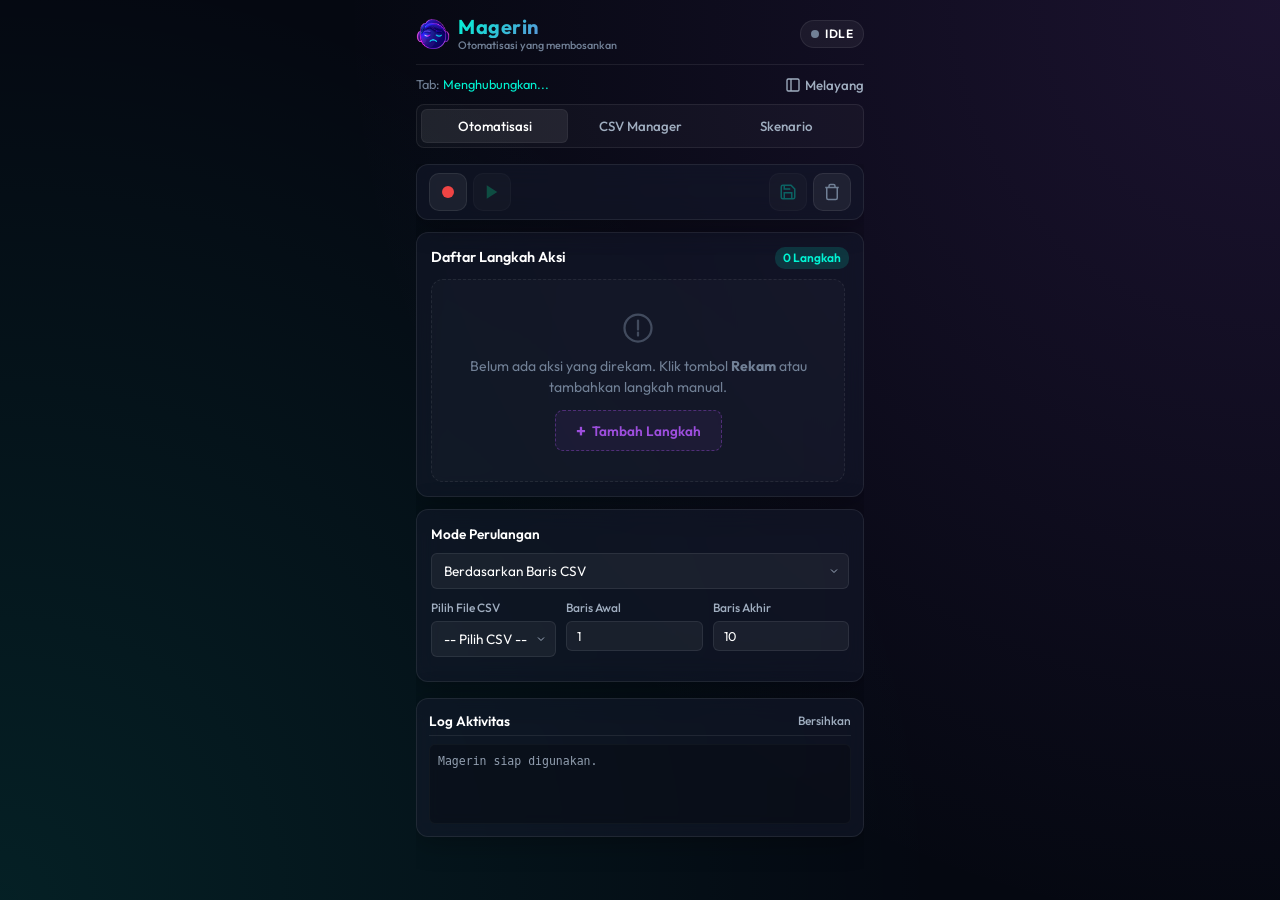
<file: sidepanel.html>
<!DOCTYPE html>
<html lang="id">
<head>
  <meta charset="UTF-8">
  <meta name="viewport" content="width=device-width, initial-scale=1.0">
  <title>Magerin - RPA Automation</title>
  <link rel="preconnect" href="https://fonts.googleapis.com">
  <link rel="preconnect" href="https://fonts.gstatic.com" crossorigin>
  <link href="https://fonts.googleapis.com/css2?family=Outfit:wght@300;400;500;600;700&display=swap" rel="stylesheet">
  <link rel="stylesheet" href="sidepanel.css">
</head>
<body>
  <div class="magerin-app">
    <!-- Header -->
    <header class="app-header">
      <div class="brand">
        <img src="icon.png" alt="Magerin" class="logo-icon-img">
        <div class="brand-copy">
          <h1>Magerin</h1>
          <p>Otomatisasi yang membosankan</p>
        </div>
      </div>
      <div class="status-indicator">
        <span class="status-dot idle"></span>
        <span class="status-text">IDLE</span>
      </div>
    </header>

    <!-- Floating Mode Toggle & Active Tab Info -->
    <div class="sub-header">
      <div class="active-tab-info">
        <span class="info-label">Tab:</span>
        <span id="current-tab-title" class="info-value">Menghubungkan...</span>
      </div>
      <button id="btn-toggle-floating" class="btn-icon-text" title="Toggle Floating UI">
        <svg class="icon" viewBox="0 0 24 24" fill="none" stroke="currentColor" stroke-width="2">
          <rect x="3" y="3" width="18" height="18" rx="2" ry="2"/>
          <line x1="9" y1="3" x2="9" y2="21"/>
        </svg>
        <span>Melayang</span>
      </button>
    </div>

    <!-- Navigation Tabs -->
    <nav class="app-tabs">
      <button class="tab-btn active" data-tab="tab-automation">Otomatisasi</button>
      <button class="tab-btn" data-tab="tab-csv">CSV Manager</button>
      <button class="tab-btn" data-tab="tab-scenarios">Skenario</button>
    </nav>

    <!-- Content Sections -->
    <main class="app-content">
      <!-- TAB 1: AUTOMATION -->
      <section id="tab-automation" class="tab-pane active">

        <!-- Sticky Action Bar -->
        <div class="action-bar glass-card">
          <!-- Record / Stop toggle -->
          <button id="btn-record" class="action-btn record-idle" title="Rekam">
            <svg class="action-icon" viewBox="0 0 24 24" fill="currentColor">
              <circle cx="12" cy="12" r="8"/>
            </svg>
          </button>
          <button id="btn-stop" class="action-btn stop-active hidden" title="Stop" disabled>
            <svg class="action-icon" viewBox="0 0 24 24" fill="currentColor">
              <rect x="6" y="6" width="12" height="12" rx="1"/>
            </svg>
          </button>

          <!-- Play / Pause toggle -->
          <button id="btn-play" class="action-btn play-idle" title="Jalankan" disabled>
            <svg class="action-icon icon-play" viewBox="0 0 24 24" fill="currentColor">
              <polygon points="5 3 19 12 5 21 5 3"/>
            </svg>
            <svg class="action-icon icon-pause hidden" viewBox="0 0 24 24" fill="currentColor">
              <rect x="5" y="3" width="4" height="18" rx="1"/>
              <rect x="15" y="3" width="4" height="18" rx="1"/>
            </svg>
          </button>

          <!-- Next Step (only visible when paused) -->
          <button id="btn-next" class="action-btn next-btn hidden" title="Langkah Berikutnya">
            <svg class="action-icon" viewBox="0 0 24 24" fill="currentColor">
              <polygon points="5 3 15 12 5 21 5 3"/>
              <rect x="17" y="3" width="3" height="18" rx="1"/>
            </svg>
          </button>

          <!-- Save Scenario Quick -->
          <button id="btn-save-quick" class="action-btn save-btn" title="Simpan Skenario">
            <svg class="action-icon" viewBox="0 0 24 24" fill="none" stroke="currentColor" stroke-width="2">
              <path d="M19 21H5a2 2 0 0 1-2-2V5a2 2 0 0 1 2-2h11l5 5v11a2 2 0 0 1-2 2z"/>
              <polyline points="17 21 17 13 7 13 7 21"/>
              <polyline points="7 3 7 8 15 8"/>
            </svg>
          </button>

          <!-- Clear All -->
          <button id="btn-clear" class="action-btn clear-btn" title="Hapus Semua Aksi">
            <svg class="action-icon" viewBox="0 0 24 24" fill="none" stroke="currentColor" stroke-width="2">
              <polyline points="3 6 5 6 21 6"/>
              <path d="M19 6v14a2 2 0 0 1-2 2H7a2 2 0 0 1-2-2V6m3 0V4a2 2 0 0 1 2-2h4a2 2 0 0 1 2 2v2"/>
            </svg>
          </button>
        </div>

        <!-- Steps Card -->
        <div class="steps-card glass-card">
          <div class="steps-header">
            <h2>Daftar Langkah Aksi</h2>
            <span id="steps-count" class="badge">0 Langkah</span>
          </div>
          <div id="steps-list" class="steps-list-container">
            <!-- Empty State -->
            <div class="empty-state">
              <svg class="empty-icon" viewBox="0 0 24 24" fill="none" stroke="currentColor" stroke-width="1.5">
                <path d="M12 15V17M12 7V13M21 12C21 16.9706 16.9706 21 12 21C7.02944 21 3 16.9706 3 12C3 7.02944 7.02944 3 12 3C16.9706 3 21 7.02944 21 12Z" stroke-linecap="round" stroke-linejoin="round"/>
              </svg>
              <p>Belum ada aksi yang direkam. Klik tombol <strong>Rekam</strong> untuk memulai otomatisasi.</p>
            </div>
          </div>
        </div>

        <!-- Loop Mode Card -->
        <div class="loop-mode-card glass-card">
          <h3>Mode Perulangan</h3>
          <div class="form-group">
            <select id="loop-mode" class="form-control">
              <option value="static">Jumlah Putaran Statis</option>
              <option value="csv">Berdasarkan Baris CSV</option>
            </select>
          </div>
          <div id="loop-settings-csv" class="settings-row hidden">
            <div class="form-group">
              <label for="loop-csv-select">Pilih File CSV</label>
              <select id="loop-csv-select" class="form-control">
                <option value="">-- Pilih CSV --</option>
              </select>
            </div>
            <div class="form-group inline">
              <label for="csv-start-row">Baris Awal</label>
              <input type="number" id="csv-start-row" class="form-control input-sm" value="1" min="1">
            </div>
            <div class="form-group inline">
              <label for="csv-end-row">Baris Akhir</label>
              <input type="number" id="csv-end-row" class="form-control input-sm" value="10" min="1">
            </div>
          </div>
          <div id="loop-settings-static" class="settings-row">
            <div class="form-group">
              <label for="static-loop-count">Jumlah Perulangan</label>
              <input type="number" id="static-loop-count" class="form-control" value="5" min="1">
            </div>
          </div>
        </div>

        <!-- Log Aktivitas -->
        <div class="log-section glass-card">
          <div class="log-header">
            <h3>Log Aktivitas</h3>
            <button id="btn-clear-logs" class="btn-icon-text" style="font-size: 0.75rem;" title="Bersihkan log">Bersihkan</button>
          </div>
          <div id="log-container" class="log-container">
            <div class="log-item info">Magerin siap digunakan.</div>
          </div>
        </div>
      </section>

      <!-- TAB 2: CSV MANAGER -->
      <section id="tab-csv" class="tab-pane">
        <div class="csv-upload-card glass-card">
          <h3>Unggah File CSV Baru</h3>
          <div class="file-upload-zone" id="csv-dropzone">
            <input type="file" id="csv-file-input" accept=".csv" class="file-input">
            <svg class="upload-icon" viewBox="0 0 24 24" fill="none" stroke="currentColor" stroke-width="2">
              <path d="M21 15v4a2 2 0 0 1-2 2H5a2 2 0 0 1-2-2v-4M17 8l-5-5-5 5M12 3v12"/>
            </svg>
            <p class="upload-text">Klik atau seret file CSV ke sini</p>
          </div>
        </div>

        <!-- Selected CSV Info & Actions -->
        <div id="selected-csv-card" class="glass-card hidden">
          <div class="csv-header-info">
            <div>
              <h3 id="selected-csv-name">file_data.csv</h3>
              <span id="selected-csv-rows" class="badge">0 baris</span>
            </div>
            <button id="btn-close-csv" class="btn btn-close-icon" title="Tutup file CSV ini">✕</button>
          </div>
          <div class="csv-headers-preview">
            <strong>Kolom terdeteksi:</strong>
            <div id="csv-preview-cols" class="tags-container"></div>
          </div>
        </div>

        <!-- CSV Database List -->
        <div class="csv-list-section">
          <h2>Daftar CSV Tersimpan</h2>
          <div id="csv-saved-list" class="csv-saved-list">
            <!-- Loaded dynamically -->
            <p class="muted-text text-center">Tidak ada file CSV tersimpan.</p>
          </div>
        </div>
      </section>

      <!-- TAB 3: SAVED SCENARIOS -->
      <section id="tab-scenarios" class="tab-pane">
        <div class="scenario-save-card glass-card">
          <h3>Simpan Skenario Saat Ini</h3>
          <div class="form-group">
            <input type="text" id="scenario-name-input" class="form-control" placeholder="Nama Skenario Baru...">
          </div>
          <button id="btn-save-scenario" class="btn btn-primary btn-full">Simpan ke Storage</button>
        </div>

        <div class="scenarios-list-section">
          <h2>Daftar Skenario Tersimpan</h2>
          <div id="scenarios-list" class="scenarios-saved-list">
            <!-- Loaded dynamically -->
            <p class="muted-text text-center">Tidak ada skenario tersimpan.</p>
          </div>
        </div>
      </section>
    </main>

    <!-- Floating Error Confirmation Modal -->
    <div id="error-modal" class="modal-overlay hidden">
      <div class="modal-content glass-card">
        <div class="modal-header">
          <svg class="error-icon" viewBox="0 0 24 24" fill="currentColor">
            <path d="M12 2C6.48 2 2 6.48 2 12s4.48 10 10 10 10-4.48 10-10S17.52 2 12 2zm1 15h-2v-2h2v2zm0-4h-2V7h2v6z"/>
          </svg>
          <h3>Kesalahan Eksekusi</h3>
        </div>
        <div class="modal-body">
          <p id="error-message-text">Elemen target tidak ditemukan setelah menunggu selama 10 detik.</p>
          <div class="error-wait-box">
            <label for="error-wait-condition">Tunggu kondisi lalu coba lagi</label>
            <input type="text" id="error-wait-condition" class="form-control" placeholder='exists .ytp-ad-skip-button'>
            <div class="error-wait-row">
              <input type="number" id="error-wait-timeout" class="form-control input-sm" value="30000" min="1000" step="1000">
              <span>ms</span>
            </div>
          </div>
          <div class="form-group checkbox-group">
            <input type="checkbox" id="error-always-apply">
            <label for="error-always-apply">Terapkan pilihan ini untuk semua kesalahan berikutnya</label>
          </div>
        </div>
        <div class="modal-footer">
          <button id="btn-error-wait" class="btn btn-primary">Tunggu</button>
          <button id="btn-error-resume" class="btn btn-accent">Lanjutkan</button>
          <button id="btn-error-stop" class="btn btn-danger">Hentikan</button>
        </div>
      </div>
    </div>

    <!-- Save Scenario Quick Modal -->
    <div id="save-scenario-modal" class="modal-overlay hidden">
      <div class="modal-content glass-card">
        <div class="modal-header">
          <svg class="save-modal-icon" viewBox="0 0 24 24" fill="currentColor" width="24" height="24">
            <path d="M19 21H5a2 2 0 0 1-2-2V5a2 2 0 0 1 2-2h11l5 5v11a2 2 0 0 1-2 2z" fill="none" stroke="currentColor" stroke-width="2"/>
            <polyline points="17 21 17 13 7 13 7 21" fill="none" stroke="currentColor" stroke-width="2"/>
            <polyline points="7 3 7 8 15 8" fill="none" stroke="currentColor" stroke-width="2"/>
          </svg>
          <h3>Simpan Skenario</h3>
        </div>
        <div class="modal-body">
          <div class="form-group">
            <label for="quick-scenario-name">Nama Skenario</label>
            <input type="text" id="quick-scenario-name" class="form-control" placeholder="Masukkan nama skenario...">
          </div>
        </div>
        <div class="modal-footer">
          <button id="btn-save-modal-cancel" class="btn btn-secondary">Batal</button>
          <button id="btn-save-modal-confirm" class="btn btn-primary">Simpan</button>
        </div>
      </div>
    </div>
  </div>
  <script src="js/sidepanel.js"></script>
</body>
</html>
</file>
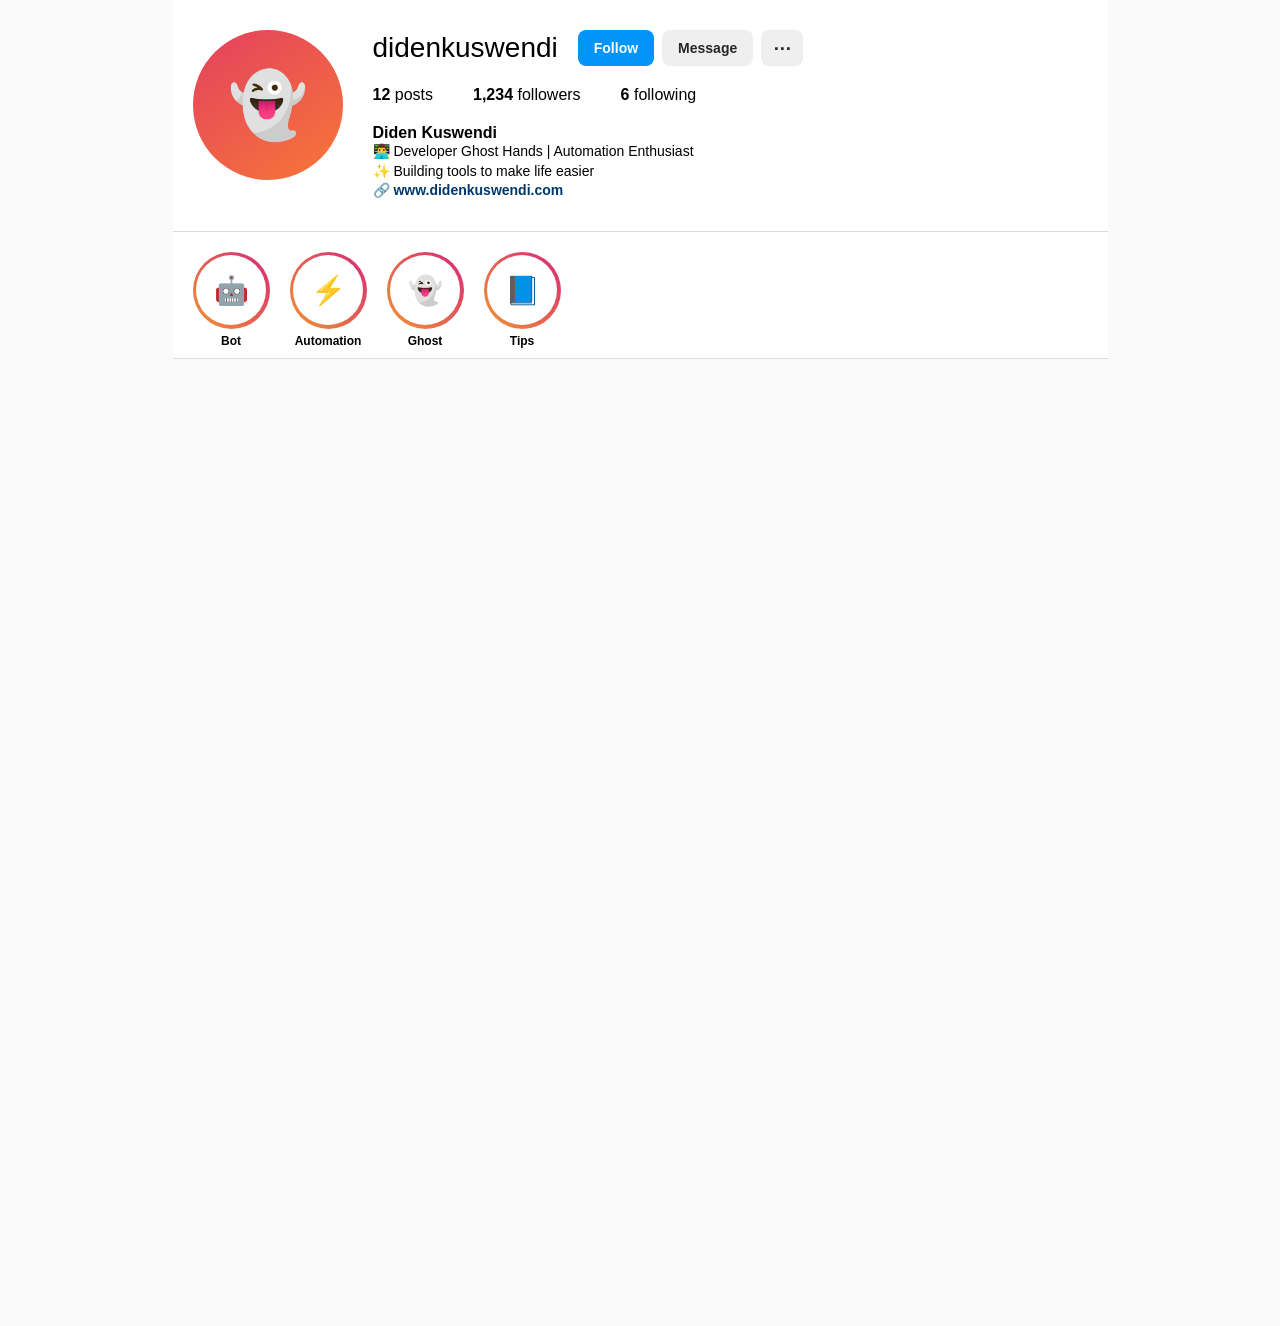
<file: contoh_ext/sample/ig_simulator.html>
<!DOCTYPE html>
<html lang="id">
<head>
  <meta charset="UTF-8">
  <meta name="viewport" content="width=device-width, initial-scale=1.0, user-scalable=no">
  <title>Instagram Simulator - Diden Kuswendi</title>
  <style>
    * {
      margin: 0;
      padding: 0;
      box-sizing: border-box;
    }

    body {
      background: #fafafa;
      font-family: -apple-system, BlinkMacSystemFont, 'Segoe UI', Roboto, Helvetica, Arial, sans-serif;
      padding-bottom: 40px;
    }

    .instagram-container {
      max-width: 935px;
      margin: 0 auto;
      background: white;
      border-radius: 0;
      box-shadow: none;
    }

    /* Profil Header */
    .profile-header {
      display: flex;
      padding: 30px 20px 20px;
      gap: 30px;
      flex-wrap: wrap;
      border-bottom: 1px solid #dbdbdb;
    }

    .avatar-section {
      flex-shrink: 0;
    }

    .avatar {
      width: 150px;
      height: 150px;
      border-radius: 50%;
      background: linear-gradient(145deg, #e4405f, #f77737);
      display: flex;
      align-items: center;
      justify-content: center;
      font-size: 64px;
      color: white;
      overflow: hidden;
    }

    .info-section {
      flex: 1;
    }

    .username-row {
      display: flex;
      align-items: center;
      gap: 20px;
      margin-bottom: 20px;
      flex-wrap: wrap;
    }

    .username {
      font-size: 28px;
      font-weight: 300;
    }

    .action-buttons {
      display: flex;
      gap: 8px;
    }

    .btn-follow-main, .btn-message, .btn-more {
      background: #0095f6;
      border: none;
      color: white;
      font-weight: 600;
      padding: 7px 16px;
      border-radius: 8px;
      cursor: pointer;
      font-size: 14px;
    }

    .btn-message {
      background: #efefef;
      color: #262626;
    }

    .btn-more {
      background: #efefef;
      color: #262626;
      font-size: 18px;
      padding: 7px 12px;
    }

    .stats {
      display: flex;
      gap: 40px;
      margin-bottom: 20px;
      cursor: pointer;
    }

    .stat {
      font-size: 16px;
    }

    .stat-number {
      font-weight: 700;
    }

    .bio-section {
      margin-bottom: 10px;
    }

    .fullname {
      font-weight: 700;
      font-size: 16px;
    }

    .bio-text {
      font-size: 14px;
      line-height: 1.4;
    }

    .link {
      color: #00376b;
      font-weight: 600;
      text-decoration: none;
    }

    /* Highlights */
    .highlights {
      display: flex;
      gap: 20px;
      padding: 20px 20px 10px;
      border-bottom: 1px solid #dbdbdb;
      overflow-x: auto;
    }

    .highlight-item {
      text-align: center;
      cursor: pointer;
    }

    .highlight-circle {
      width: 77px;
      height: 77px;
      border-radius: 50%;
      background: linear-gradient(45deg, #f09433, #d62976);
      display: flex;
      align-items: center;
      justify-content: center;
      margin-bottom: 5px;
    }

    .highlight-icon {
      width: 70px;
      height: 70px;
      background: white;
      border-radius: 50%;
      display: flex;
      align-items: center;
      justify-content: center;
      font-size: 28px;
    }

    .highlight-name {
      font-size: 12px;
      font-weight: 600;
    }

    /* Grid postingan */
    .posts-grid {
      display: grid;
      grid-template-columns: repeat(3, 1fr);
      gap: 4px;
      background: #fafafa;
      padding: 0 4px;
    }

    .post-item {
      aspect-ratio: 1 / 1;
      background-size: cover;
      background-position: center;
      cursor: pointer;
      position: relative;
    }

    .post-overlay {
      position: absolute;
      top: 0;
      left: 0;
      right: 0;
      bottom: 0;
      background: rgba(0,0,0,0.3);
      opacity: 0;
      transition: opacity 0.2s;
      display: flex;
      align-items: center;
      justify-content: center;
      gap: 20px;
      color: white;
      font-weight: 600;
    }

    .post-item:hover .post-overlay {
      opacity: 1;
    }

    /* Popup yang mirip Instagram (Followers / Following) */
    .popup-overlay {
      display: none;
      position: fixed;
      top: 0;
      left: 0;
      width: 100%;
      height: 100%;
      background: rgba(0,0,0,0.5);
      z-index: 1000;
      align-items: center;
      justify-content: center;
    }

    .popup-container {
      background: white;
      border-radius: 12px;
      width: 90%;
      max-width: 400px;
      max-height: 80vh;
      display: flex;
      flex-direction: column;
      overflow: hidden;
    }

    .popup-header {
      padding: 16px;
      border-bottom: 1px solid #dbdbdb;
      display: flex;
      justify-content: space-between;
      align-items: center;
      font-weight: 600;
      font-size: 16px;
    }

    .close-popup {
      background: none;
      border: none;
      font-size: 24px;
      cursor: pointer;
    }

    .user-list {
      overflow-y: auto;
      flex: 1;
    }

    .user-item {
      display: flex;
      align-items: center;
      padding: 12px 16px;
      gap: 12px;
      border-bottom: 1px solid #efefef;
    }

    .user-avatar {
      width: 44px;
      height: 44px;
      background: #ccc;
      border-radius: 50%;
      display: flex;
      align-items: center;
      justify-content: center;
      font-size: 24px;
      flex-shrink: 0;
    }

    .user-info {
      flex: 1;
    }

    .user-username {
      font-weight: 600;
      font-size: 14px;
    }

    .user-name {
      font-size: 12px;
      color: #8e8e8e;
    }

    .follow-btn {
      background: #0095f6;
      border: none;
      color: white;
      font-weight: 600;
      padding: 6px 16px;
      border-radius: 8px;
      cursor: pointer;
      font-size: 12px;
      min-width: 72px;
    }

    .follow-btn.following {
      background: #efefef;
      color: #262626;
    }

    .toast-msg {
      position: fixed;
      bottom: 20px;
      left: 50%;
      transform: translateX(-50%);
      background: #262626;
      color: white;
      padding: 8px 16px;
      border-radius: 20px;
      font-size: 14px;
      z-index: 1100;
      display: none;
    }

    @media (max-width: 735px) {
      .profile-header {
        flex-direction: column;
        align-items: center;
        text-align: center;
      }
      .stats {
        justify-content: center;
      }
      .username-row {
        justify-content: center;
      }
    }
    /* DM Popup */
.dm-popup-overlay {
  display: none;
  position: fixed;
  top: 0;
  left: 0;
  width: 100%;
  height: 100%;
  background: rgba(0,0,0,0.5);
  z-index: 1000;
  align-items: center;
  justify-content: center;
}

.dm-container {
  background: white;
  border-radius: 24px;
  width: 90%;
  max-width: 380px;
  height: 500px;
  display: flex;
  flex-direction: column;
  overflow: hidden;
  box-shadow: 0 0 20px rgba(0,0,0,0.2);
}

.dm-header {
  padding: 14px 16px;
  border-bottom: 1px solid #dbdbdb;
  display: flex;
  justify-content: space-between;
  align-items: center;
  font-weight: 600;
  background: white;
}

.dm-header .back-btn {
  background: none;
  border: none;
  font-size: 24px;
  cursor: pointer;
  color: #262626;
  display: none; /* untuk mode chat tunggal, tidak perlu back */
}

.dm-header .close-dm {
  background: none;
  border: none;
  font-size: 24px;
  cursor: pointer;
  color: #262626;
}

.dm-header .username {
  font-size: 16px;
}

.dm-messages {
  flex: 1;
  padding: 16px;
  overflow-y: auto;
  display: flex;
  flex-direction: column;
  gap: 8px;
  background: #fafafa;
}

.message {
  display: flex;
  max-width: 80%;
}

.message.received {
  align-self: flex-start;
}

.message.sent {
  align-self: flex-end;
}

.message-bubble {
  padding: 8px 12px;
  border-radius: 20px;
  font-size: 14px;
  line-height: 1.4;
}

.received .message-bubble {
  background: white;
  border: 1px solid #dbdbdb;
  color: #262626;
}

.sent .message-bubble {
  background: #0095f6;
  color: white;
}

.dm-input-area {
  display: flex;
  padding: 12px 16px;
  border-top: 1px solid #dbdbdb;
  background: white;
  gap: 8px;
}

.dm-input-area input {
  flex: 1;
  border: none;
  padding: 8px 0;
  font-size: 14px;
  outline: none;
}

.dm-input-area button {
  background: none;
  border: none;
  color: #0095f6;
  font-weight: 600;
  cursor: pointer;
}
  </style>
</head>
<body>

<!-- DM Popup -->
<div id="dmPopup" class="dm-popup-overlay">
  <div class="dm-container">
    <div class="dm-header">
      <span class="username">didenkuswendi</span>
      <button class="close-dm" id="closeDmBtn">&times;</button>
    </div>
    <div class="dm-messages" id="dmMessages">
      <!-- pesan akan muncul di sini -->
    </div>
    <div class="dm-input-area">
      <input type="text" id="dmInput" placeholder="Pesan..." autocomplete="off">
      <button id="sendDmBtn">Kirim</button>
    </div>
  </div>
</div>

<div class="instagram-container">
  <!-- Header Profil -->
  <div class="profile-header">
    <div class="avatar-section">
      <div class="avatar">
        <span>👻</span>
      </div>
    </div>
    <div class="info-section">
      <div class="username-row">
        <span class="username">didenkuswendi</span>
        <div class="action-buttons">
          <button class="btn-follow-main" id="mainFollowBtn">Follow</button>
          <button class="btn-message">Message</button>
          <button class="btn-more">⋯</button>
        </div>
      </div>
      <div class="stats">
        <div class="stat" id="postsStat"><span class="stat-number">12</span> posts</div>
        <div class="stat" id="followersStat"><span class="stat-number">1,234</span> followers</div>
        <div class="stat" id="followingStat"><span class="stat-number">187</span> following</div>
      </div>
      <div class="bio-section">
        <div class="fullname">Diden Kuswendi</div>
        <div class="bio-text">👨‍💻 Developer Ghost Hands | Automation Enthusiast<br>✨ Building tools to make life easier<br>🔗 <a href="https://www.didenkuswendi.com" target="_blank" class="link">www.didenkuswendi.com</a></div>
      </div>
    </div>
  </div>

  <!-- Highlights -->
  <div class="highlights">
    <div class="highlight-item">
      <div class="highlight-circle"><div class="highlight-icon">🤖</div></div>
      <div class="highlight-name">Bot</div>
    </div>
    <div class="highlight-item">
      <div class="highlight-circle"><div class="highlight-icon">⚡</div></div>
      <div class="highlight-name">Automation</div>
    </div>
    <div class="highlight-item">
      <div class="highlight-circle"><div class="highlight-icon">👻</div></div>
      <div class="highlight-name">Ghost</div>
    </div>
    <div class="highlight-item">
      <div class="highlight-circle"><div class="highlight-icon">📘</div></div>
      <div class="highlight-name">Tips</div>
    </div>
  </div>

  <!-- Grid postingan -->
  <div class="posts-grid" id="postsGrid"></div>
</div>

<!-- Popup untuk Followers / Following (dinamis) -->
<div id="userPopup" class="popup-overlay">
  <div class="popup-container">
    <div class="popup-header">
      <span id="popupTitle">Followers</span>
      <button class="close-popup" id="closePopupBtn">&times;</button>
    </div>
    <div class="user-list" id="userList">
      <!-- daftar user akan diisi -->
    </div>
  </div>
</div>

<div id="toastMsg" class="toast-msg"></div>

<script>
  // Data postingan
  const postsData = [
    { img: "https://placehold.co/400x400/ff6b6b/white?text=👻", likes: 234, caption: "Ghost Hands v1.0 released!" },
    { img: "https://placehold.co/400x400/4ecdc4/white?text=🤖", likes: 189, caption: "Automation tips" },
    { img: "https://placehold.co/400x400/ffe66d/white?text=⚡", likes: 342, caption: "Speed up your workflow" },
    { img: "https://placehold.co/400x400/1a535c/white?text=📘", likes: 123, caption: "Documentation update" },
    { img: "https://placehold.co/400x400/ff9f1c/white?text=🎯", likes: 567, caption: "Precision automation" },
    { img: "https://placehold.co/400x400/2ec4b6/white?text=🔄", likes: 432, caption: "Loop & dataset demo" },
    { img: "https://placehold.co/400x400/e71d36/white?text=💀", likes: 298, caption: "Dirty Hands" },
    { img: "https://placehold.co/400x400/ffb347/white?text=🎨", likes: 176, caption: "Customizable" },
    { img: "https://placehold.co/400x400/5a189a/white?text=🚀", likes: 510, caption: "Launch day!" }
  ];

  function renderPosts() {
    const grid = document.getElementById('postsGrid');
    grid.innerHTML = '';
    postsData.forEach(post => {
      const div = document.createElement('div');
      div.className = 'post-item';
      div.style.backgroundImage = `url(${post.img})`;
      div.style.backgroundSize = 'cover';
      div.innerHTML = `<div class="post-overlay"><span>❤️ ${post.likes}</span></div>`;
      grid.appendChild(div);
    });
  }
  renderPosts();

  // Data followers (dummy)
  const followersList = [
    { username: "alice_wonder", name: "Alice Wonder", avatar: "🌸", isFollowing: false },
    { username: "bob_adventure", name: "Bob Adventure", avatar: "🧗", isFollowing: false },
    { username: "carol_art", name: "Carol Art", avatar: "🎨", isFollowing: true },
    { username: "dave_travel", name: "Dave Travel", avatar: "✈️", isFollowing: false },
    { username: "emma_code", name: "Emma Code", avatar: "💻", isFollowing: true },
    { username: "frank_fitness", name: "Frank Fitness", avatar: "🏋️", isFollowing: false }
  ];

  // Data following (dummy) - bebas follow/unfollow
  let followingList = [
    { username: "john_doe", name: "John Doe", avatar: "👤", isFollowing: true },
    { username: "jane_smith", name: "Jane Smith", avatar: "👩", isFollowing: true },
    { username: "tech_guru", name: "Tech Guru", avatar: "📱", isFollowing: true },
    { username: "travel_blog", name: "Travel Blog", avatar: "🌍", isFollowing: true },
    { username: "foodie_delight", name: "Foodie Delight", avatar: "🍕", isFollowing: true },
    { username: "fitness_coach", name: "Fitness Coach", avatar: "💪", isFollowing: true }
  ];

  let currentPopupMode = 'following'; // 'followers' or 'following'

  function renderUserList(mode) {
    const container = document.getElementById('userList');
    const titleSpan = document.getElementById('popupTitle');
    if (!container) return;
    container.innerHTML = '';
    const list = mode === 'followers' ? followersList : followingList;
    titleSpan.innerText = mode === 'followers' ? 'Followers' : 'Following';

    list.forEach((user, idx) => {
      const div = document.createElement('div');
      div.className = 'user-item';
      div.setAttribute('data-username', user.username);
      div.setAttribute('data-index', idx);
      div.innerHTML = `
        <div class="user-avatar">${user.avatar}</div>
        <div class="user-info">
          <div class="user-username">${user.username}</div>
          <div class="user-name">${user.name}</div>
        </div>
        <button class="follow-btn ${user.isFollowing ? 'following' : ''}" data-action="toggle">${user.isFollowing ? 'Unfollow' : 'Follow'}</button>
      `;
      container.appendChild(div);
    });

    // Event listener untuk tombol follow/unfollow di dalam popup
    document.querySelectorAll('#userList .follow-btn').forEach(btn => {
      btn.addEventListener('click', (e) => {
        e.stopPropagation();
        const item = btn.closest('.user-item');
        const username = item.getAttribute('data-username');
        const index = parseInt(item.getAttribute('data-index'));
        let targetList = currentPopupMode === 'followers' ? followersList : followingList;
        const user = targetList[index];
        if (!user) return;
        user.isFollowing = !user.isFollowing;
        // Update tampilan tombol
        if (user.isFollowing) {
          btn.textContent = 'Unfollow';
          btn.classList.add('following');
          showToast(`✅ Mengikuti @${user.username}`);
        } else {
          btn.textContent = 'Follow';
          btn.classList.remove('following');
          showToast(`❌ Berhenti mengikuti @${user.username}`);
        }
        // Update jumlah following di profil (jika mode following) atau followers? Tapi biarkan konsisten
        updateStatsCounts();
      });
    });
  }

  function updateStatsCounts() {
    // Update jumlah following
    const followingCountSpan = document.querySelector('#followingStat .stat-number');
    const newFollowingCount = followingList.filter(u => u.isFollowing).length;
    if (followingCountSpan) followingCountSpan.innerText = newFollowingCount;
    // Update followers? hanya jika ada perubahan dari followersList - tidak perlu karena kita tidak mengubah followers di sini
    // tapi untuk konsistensi, followers tetap statis
  }

  function showToast(msg) {
    const toast = document.getElementById('toastMsg');
    toast.textContent = msg;
    toast.style.display = 'block';
    setTimeout(() => {
      toast.style.display = 'none';
    }, 1500);
  }

  // Popup control
  const popup = document.getElementById('userPopup');
  const closePopupBtn = document.getElementById('closePopupBtn');

  function openPopup(mode) {
    currentPopupMode = mode;
    renderUserList(mode);
    popup.style.display = 'flex';
  }

  closePopupBtn.onclick = () => {
    popup.style.display = 'none';
  };
  popup.addEventListener('click', (e) => {
    if (e.target === popup) popup.style.display = 'none';
  });

  // Event listener untuk klik pada stats followers dan following
  const followersStat = document.getElementById('followersStat');
  const followingStat = document.getElementById('followingStat');

  followersStat.addEventListener('click', () => openPopup('followers'));
  followingStat.addEventListener('click', () => openPopup('following'));

  // Tombol follow utama di profil
  let mainFollowing = true;
  const mainFollowBtn = document.getElementById('mainFollowBtn');
  mainFollowBtn.onclick = () => {
    mainFollowing = !mainFollowing;
    mainFollowBtn.textContent = mainFollowing ? 'Follow' : 'Unfollow';
    showToast(mainFollowing ? '✅ Mengikuti @didenkuswendi' : '❌ Berhenti mengikuti @didenkuswendi');
    // Update followers count simulasi
    const followersSpan = document.querySelector('#followersStat .stat-number');
    let curr = parseInt(followersSpan.innerText.replace(',', ''));
    if (mainFollowing) {
      followersSpan.innerText = (curr + 1).toLocaleString();
    } else {
      followersSpan.innerText = (curr - 1).toLocaleString();
    }
  };

  // Inisialisasi jumlah following awal
  updateStatsCounts();

  console.log("Simulasi Instagram siap. Klik angka followers atau following untuk membuka popup.");

  // ========== SIMULASI DM INSTAGRAM ==========
const dmPopup = document.getElementById('dmPopup');
const dmMessages = document.getElementById('dmMessages');
const dmInput = document.getElementById('dmInput');
const sendDmBtn = document.getElementById('sendDmBtn');
const closeDmBtn = document.getElementById('closeDmBtn');

// Pesan awal (simulasi)
const initialMessages = [
  { text: "Halo, ada yang bisa saya bantu? 😊", type: "received" }
];

function addMessage(text, type) {
  const msgDiv = document.createElement('div');
  msgDiv.className = `message ${type}`;
  msgDiv.innerHTML = `<div class="message-bubble">${escapeHtml(text)}</div>`;
  dmMessages.appendChild(msgDiv);
  dmMessages.scrollTop = dmMessages.scrollHeight;
}

function escapeHtml(str) {
  return str.replace(/[&<>]/g, function(m) {
    if (m === '&') return '&amp;';
    if (m === '<') return '&lt;';
    if (m === '>') return '&gt;';
    return m;
  });
}

// Buka DM popup
document.querySelector('.btn-message')?.addEventListener('click', () => {
  // Reset chat jika perlu (atau biarkan percakapan berlanjut)
  if (dmMessages.children.length === 0) {
    initialMessages.forEach(msg => addMessage(msg.text, msg.type));
  }
  dmPopup.style.display = 'flex';
});

// Kirim pesan
function sendMessage() {
  const text = dmInput.value.trim();
  if (text === '') return;
  addMessage(text, 'sent');
  dmInput.value = '';
  // Simulasi balasan otomatis setelah 500ms
  setTimeout(() => {
    addMessage("Terima kasih pesannya! Saya akan segera merespon. 🚀", "received");
  }, 500);
}

sendDmBtn.addEventListener('click', sendMessage);
dmInput.addEventListener('keypress', (e) => {
  if (e.key === 'Enter') sendMessage();
});

// Tutup DM
closeDmBtn.addEventListener('click', () => {
  dmPopup.style.display = 'none';
});
dmPopup.addEventListener('click', (e) => {
  if (e.target === dmPopup) dmPopup.style.display = 'none';
});

// Catatan: pastikan tidak ada duplikasi event listener pada tombol message.
// Jika sebelumnya tombol message sudah punya event, kita ganti atau tambahkan.
// Pada kode sebelumnya tombol .btn-message hanya sebagai tampilan, belum punya event.
</script>
</body>
</html>
</file>
<file: sidepanel.css>
/* Magerin - Glassmorphic Dark UI Theme stylesheet */

:root {
  --bg-primary: #050811;
  --bg-dark: #0B0F19;
  --bg-glass: rgba(11, 15, 25, 0.65);
  --bg-card: rgba(20, 27, 45, 0.55);
  --border-glass: rgba(255, 255, 255, 0.08);
  
  --color-purple: #9D4EDD;
  --color-cyan: #00F5D4;
  --color-danger: #EF4444;
  --color-warning: #F59E0B;
  --color-success: #10B981;
  
  --text-primary: #FFFFFF;
  --text-secondary: #A0AEC0;
  --text-muted: #718096;
  
  --font-family: 'Outfit', 'Inter', system-ui, sans-serif;
  --transition-speed: 0.2s;
  --shadow-glow: 0 0 15px rgba(157, 78, 221, 0.3);
  --shadow-glow-cyan: 0 0 15px rgba(0, 245, 212, 0.3);
}

/* Reset and Base Styles */
* {
  box-sizing: border-box;
  margin: 0;
  padding: 0;
}

body {
  font-family: var(--font-family);
  background-color: var(--bg-primary);
  background-image: radial-gradient(circle at top right, rgba(157, 78, 221, 0.15), transparent 60%),
                    radial-gradient(circle at bottom left, rgba(0, 245, 212, 0.1), transparent 60%);
  color: var(--text-primary);
  min-height: 100vh;
  font-size: 14px;
  line-height: 1.5;
  overflow-x: hidden;
}

/* Scrollbar Customization */
::-webkit-scrollbar {
  width: 6px;
  height: 6px;
}
::-webkit-scrollbar-track {
  background: transparent;
}
::-webkit-scrollbar-thumb {
  background: rgba(255, 255, 255, 0.1);
  border-radius: 4px;
}
::-webkit-scrollbar-thumb:hover {
  background: rgba(255, 255, 255, 0.2);
}

/* Main Container */
.magerin-app {
  padding: 16px;
  display: flex;
  flex-direction: column;
  height: 100vh;
  max-width: 480px;
  margin: 0 auto;
}

/* Header styling */
.app-header {
  display: flex;
  justify-content: space-between;
  align-items: center;
  padding-bottom: 12px;
  border-bottom: 1px solid var(--border-glass);
}

.brand {
  display: flex;
  align-items: center;
  gap: 8px;
  min-width: 0;
}

.logo-icon {
  width: 28px;
  height: 28px;
}

.logo-icon-img {
  width: 34px;
  height: 34px;
  border-radius: 50%;
  object-fit: cover;
  animation: wobble 3s ease-in-out infinite;
  transform-origin: center bottom;
}

@keyframes wobble {
  0%, 100% { transform: rotate(0deg); }
  15% { transform: rotate(-8deg); }
  30% { transform: rotate(6deg); }
  45% { transform: rotate(-4deg); }
  60% { transform: rotate(2deg); }
  75% { transform: rotate(-1deg); }
}

.brand h1 {
  font-size: 1.25rem;
  font-weight: 700;
  background: linear-gradient(135deg, var(--color-cyan) 0%, var(--color-purple) 100%);
  -webkit-background-clip: text;
  background-clip: text;
  -webkit-text-fill-color: transparent;
  letter-spacing: 0.5px;
}

.brand-copy {
  display: flex;
  flex-direction: column;
  justify-content: center;
  min-width: 0;
  line-height: 1.1;
}

.brand-copy p {
  margin-top: 2px;
  color: var(--text-muted);
  font-size: 0.68rem;
  font-weight: 500;
  letter-spacing: 0;
  white-space: nowrap;
}

/* Status Pill */
.status-indicator {
  display: flex;
  align-items: center;
  gap: 6px;
  background: rgba(255, 255, 255, 0.05);
  padding: 4px 10px;
  border-radius: 20px;
  border: 1px solid var(--border-glass);
  font-size: 0.75rem;
  font-weight: 600;
  letter-spacing: 0.5px;
}

.status-dot {
  width: 8px;
  height: 8px;
  border-radius: 50%;
}

.status-dot.idle {
  background-color: var(--text-muted);
}

.status-dot.recording {
  background-color: var(--color-danger);
  animation: pulse-red 1.2s infinite;
}

.status-dot.playing {
  background-color: var(--color-success);
  animation: pulse-green 1.2s infinite;
}

.status-dot.paused {
  background-color: var(--color-warning);
  animation: pulse-yellow 1.2s infinite;
}

/* Keyframe Animations for status */
@keyframes pulse-red {
  0% { box-shadow: 0 0 0 0 rgba(239, 68, 68, 0.6); }
  70% { box-shadow: 0 0 0 6px rgba(239, 68, 68, 0); }
  100% { box-shadow: 0 0 0 0 rgba(239, 68, 68, 0); }
}

@keyframes pulse-green {
  0% { box-shadow: 0 0 0 0 rgba(16, 185, 129, 0.6); }
  70% { box-shadow: 0 0 0 6px rgba(16, 185, 129, 0); }
  100% { box-shadow: 0 0 0 0 rgba(16, 185, 129, 0); }
}

@keyframes pulse-yellow {
  0% { box-shadow: 0 0 0 0 rgba(245, 158, 11, 0.6); }
  70% { box-shadow: 0 0 0 6px rgba(245, 158, 11, 0); }
  100% { box-shadow: 0 0 0 0 rgba(245, 158, 11, 0); }
}

/* Sub-header (Tab Info and Floating Toggle) */
.sub-header {
  display: flex;
  justify-content: space-between;
  align-items: center;
  padding: 10px 0;
  font-size: 0.8rem;
}

.active-tab-info {
  display: flex;
  align-items: center;
  gap: 4px;
  overflow: hidden;
  white-space: nowrap;
  text-overflow: ellipsis;
  max-width: 200px;
}

.info-label {
  color: var(--text-muted);
}

.info-value {
  color: var(--color-cyan);
  overflow: hidden;
  text-overflow: ellipsis;
}

/* Tabs Navigation */
.app-tabs {
  display: flex;
  background: rgba(255, 255, 255, 0.03);
  padding: 4px;
  border-radius: 8px;
  border: 1px solid var(--border-glass);
  margin-bottom: 16px;
}

.tab-btn {
  flex: 1;
  background: transparent;
  border: none;
  color: var(--text-secondary);
  padding: 8px;
  border-radius: 6px;
  font-family: var(--font-family);
  font-weight: 500;
  cursor: pointer;
  transition: all var(--transition-speed);
}

.tab-btn:hover {
  color: var(--text-primary);
  background: rgba(255, 255, 255, 0.04);
}

.tab-btn.active {
  color: var(--text-primary);
  background: rgba(255, 255, 255, 0.08);
  border: 1px solid rgba(255, 255, 255, 0.05);
}

/* App Content Area */
.app-content {
  flex: 1;
  overflow-y: auto;
  padding-bottom: 24px;
}

.tab-pane {
  display: none;
}

.tab-pane.active {
  display: block;
}

/* Glassmorphism Cards */
.glass-card {
  background: var(--bg-card);
  backdrop-filter: blur(12px);
  -webkit-backdrop-filter: blur(12px);
  border: 1px solid var(--border-glass);
  border-radius: 12px;
  padding: 14px;
  margin-bottom: 14px;
  box-shadow: 0 4px 30px rgba(0, 0, 0, 0.3);
}

/* ====== STICKY ACTION BAR ====== */
.action-bar {
  position: sticky;
  top: 0;
  z-index: 100;
  display: flex;
  align-items: center;
  gap: 6px;
  padding: 8px 12px !important;
  margin-bottom: 12px;
}

.action-btn {
  width: 38px;
  height: 38px;
  border-radius: 10px;
  border: 1px solid var(--border-glass);
  background: rgba(255, 255, 255, 0.06);
  color: var(--text-secondary);
  display: flex;
  align-items: center;
  justify-content: center;
  cursor: pointer;
  transition: all var(--transition-speed);
  flex-shrink: 0;
}

.action-btn:hover:not(:disabled) {
  background: rgba(255, 255, 255, 0.12);
  color: var(--text-primary);
  transform: translateY(-1px);
}

.action-btn:disabled {
  opacity: 0.35;
  cursor: not-allowed;
  transform: none !important;
}

.action-icon {
  width: 18px;
  height: 18px;
}

/* Record button - red circle when idle */
.action-btn.record-idle {
  color: var(--color-danger);
}
.action-btn.record-idle:hover:not(:disabled) {
  background: rgba(239, 68, 68, 0.15);
  box-shadow: 0 0 10px rgba(239, 68, 68, 0.2);
}

/* Stop button - visible when recording/playing */
.action-btn.stop-active {
  color: var(--text-primary);
  background: rgba(239, 68, 68, 0.25);
  border-color: rgba(239, 68, 68, 0.4);
}
.action-btn.stop-active:hover:not(:disabled) {
  background: rgba(239, 68, 68, 0.4);
}

/* Play button */
.action-btn.play-idle {
  color: var(--color-success);
}
.action-btn.play-idle:hover:not(:disabled) {
  background: rgba(16, 185, 129, 0.15);
  box-shadow: 0 0 10px rgba(16, 185, 129, 0.2);
}

/* Pause icon inside play button */
.action-btn.playing .icon-play { display: none; }
.action-btn.playing .icon-pause { display: block !important; }
.action-btn.playing {
  color: var(--color-warning);
  background: rgba(245, 158, 11, 0.15);
  border-color: rgba(245, 158, 11, 0.3);
}
.action-btn.playing:hover:not(:disabled) {
  background: rgba(245, 158, 11, 0.25);
}

/* Next step button */
.action-btn.next-btn {
  color: var(--color-cyan);
}
.action-btn.next-btn:hover:not(:disabled) {
  background: rgba(0, 245, 212, 0.15);
  box-shadow: 0 0 10px rgba(0, 245, 212, 0.2);
}

/* Clear button */
.action-btn.clear-btn {
  color: var(--text-muted);
}
.action-btn.clear-btn:hover:not(:disabled) {
  color: var(--color-danger);
  background: rgba(239, 68, 68, 0.12);
}

/* Save button (next to clear) */
.action-btn.save-btn {
  color: var(--color-cyan);
  margin-left: auto;
}
.action-btn.save-btn:hover:not(:disabled) {
  background: rgba(0, 245, 212, 0.15);
  box-shadow: 0 0 10px rgba(0, 245, 212, 0.2);
}

/* Clear button - remove margin-left auto since save now has it */

/* Save modal icon */
.save-modal-icon {
  width: 24px;
  height: 24px;
  color: var(--color-cyan);
}

/* Empty state add button */
.empty-state-add-btn {
  margin-top: 12px;
  display: inline-flex;
  align-items: center;
  justify-content: center;
  gap: 6px;
  padding: 8px 20px;
  border-radius: 8px;
  border: 1px dashed rgba(157, 78, 221, 0.4);
  background: rgba(157, 78, 221, 0.08);
  color: var(--color-purple);
  font-family: var(--font-family);
  font-weight: 600;
  font-size: 0.85rem;
  cursor: pointer;
  transition: all var(--transition-speed);
}

.empty-state-add-btn:hover {
  background: rgba(157, 78, 221, 0.18);
  border-color: rgba(157, 78, 221, 0.6);
  box-shadow: 0 0 12px rgba(157, 78, 221, 0.15);
  transform: translateY(-1px);
}

.empty-state-add-btn .plus-icon {
  font-size: 1.1rem;
  font-weight: 700;
}

/* Step URL edit row */
.step-url-edit-row {
  display: flex;
  align-items: center;
  gap: 4px;
}

.step-url-edit-row .step-param-input {
  flex: 1;
}

.btn-remove-url {
  background: transparent;
  border: 1px solid rgba(239, 68, 68, 0.2);
  color: var(--color-danger);
  width: 24px;
  height: 24px;
  min-width: 24px;
  border-radius: 4px;
  cursor: pointer;
  display: flex;
  align-items: center;
  justify-content: center;
  font-size: 0.7rem;
  font-weight: 700;
  transition: all var(--transition-speed);
  flex-shrink: 0;
}

.btn-remove-url:hover {
  background: rgba(239, 68, 68, 0.15);
  border-color: rgba(239, 68, 68, 0.4);
}

/* Generic button classes still used in modals/other tabs */
.btn {
  display: inline-flex;
  align-items: center;
  justify-content: center;
  gap: 6px;
  border-radius: 8px;
  font-family: var(--font-family);
  font-weight: 600;
  padding: 8px 14px;
  cursor: pointer;
  transition: all var(--transition-speed);
  border: 1px solid transparent;
  font-size: 0.85rem;
}

.btn-full {
  width: 100%;
}

.btn-sm {
  padding: 6px 10px;
  font-size: 0.75rem;
}

.icon {
  width: 16px;
  height: 16px;
}

.btn-icon {
  flex-shrink: 0;
}

/* Button Variants */
.btn-primary {
  background: linear-gradient(135deg, var(--color-purple) 0%, rgba(157, 78, 221, 0.7) 100%);
  color: var(--text-primary);
  border-color: rgba(255, 255, 255, 0.1);
}

.btn-primary:hover:not(:disabled) {
  box-shadow: var(--shadow-glow);
  transform: translateY(-1px);
}

.btn-secondary {
  background: rgba(255, 255, 255, 0.08);
  color: var(--text-primary);
  border-color: var(--border-glass);
}

.btn-secondary:hover:not(:disabled) {
  background: rgba(255, 255, 255, 0.15);
}

.btn-accent {
  background: linear-gradient(135deg, var(--color-cyan) 0%, rgba(0, 245, 212, 0.7) 100%);
  color: #050811;
  font-weight: 700;
}

.btn-accent:hover:not(:disabled) {
  box-shadow: var(--shadow-glow-cyan);
  transform: translateY(-1px);
}

.btn-danger {
  background: rgba(239, 68, 68, 0.2);
  color: var(--color-danger);
  border-color: rgba(239, 68, 68, 0.3);
}

.btn-danger:hover:not(:disabled) {
  background: rgba(239, 68, 68, 0.35);
}

.btn:disabled {
  opacity: 0.4;
  cursor: not-allowed;
  transform: none !important;
  box-shadow: none !important;
}

.btn-icon-text {
  display: inline-flex;
  align-items: center;
  gap: 4px;
  background: transparent;
  border: none;
  color: var(--text-secondary);
  cursor: pointer;
  font-family: var(--font-family);
  font-weight: 500;
  transition: color var(--transition-speed);
}

.btn-icon-text:hover {
  color: var(--text-primary);
}

/* Form inputs & Groups */
.form-group {
  margin-bottom: 10px;
}

.form-group label {
  display: block;
  font-size: 0.75rem;
  color: var(--text-secondary);
  margin-bottom: 4px;
  font-weight: 500;
}

.form-control {
  width: 100%;
  background: rgba(255, 255, 255, 0.05);
  border: 1px solid var(--border-glass);
  border-radius: 6px;
  padding: 8px 12px;
  color: var(--text-primary);
  font-family: var(--font-family);
  font-size: 0.85rem;
  transition: all var(--transition-speed);
}

.form-control:focus {
  outline: none;
  border-color: var(--color-purple);
  box-shadow: 0 0 8px rgba(157, 78, 221, 0.2);
}

/* Dark theme for select dropdown options */
select.form-control option,
select.step-csv-select option,
select.toolbar-action-select option {
  background: #141B2D;
  color: var(--text-primary);
  padding: 6px;
}

select.form-control,
select.step-csv-select,
select.toolbar-action-select {
  appearance: none;
  -webkit-appearance: none;
  background-image: url("data:image/svg+xml,%3Csvg xmlns='http://www.w3.org/2000/svg' width='12' height='12' viewBox='0 0 24 24' fill='none' stroke='%23A0AEC0' stroke-width='2'%3E%3Cpolyline points='6 9 12 15 18 9'/%3E%3C/svg%3E");
  background-repeat: no-repeat;
  background-position: right 8px center;
  padding-right: 28px;
  cursor: pointer;
}

.form-control.input-sm {
  padding: 6px 10px;
  font-size: 0.8rem;
}

.loop-settings-container {
  border-top: 1px solid var(--border-glass);
  padding-top: 10px;
  margin-bottom: 12px;
}

.settings-row {
  display: flex;
  gap: 10px;
}

.form-group.inline {
  flex: 1;
}

/* ====== STEPS CARD (scrollable) ====== */
.steps-card {
  padding: 14px;
  margin-bottom: 12px;
}

.steps-header {
  display: flex;
  justify-content: space-between;
  align-items: center;
  margin-bottom: 10px;
}

.steps-header h2 {
  font-size: 0.9rem;
  font-weight: 600;
  color: var(--text-primary);
}

.badge {
  background: rgba(0, 245, 212, 0.15);
  color: var(--color-cyan);
  padding: 2px 8px;
  border-radius: 10px;
  font-size: 0.75rem;
  font-weight: 600;
}

/* Scrollable list - fits ~5 steps then scrolls */
.steps-list-container {
  max-height: 300px;
  min-height: 60px;
  overflow-y: auto;
  display: flex;
  flex-direction: column;
  gap: 0;
  padding-right: 4px;
  overscroll-behavior: contain;
  align-items: stretch;
}

/* Empty State */
.empty-state {
  display: flex;
  flex-direction: column;
  align-items: center;
  justify-content: center;
  text-align: center;
  padding: 30px 16px;
  background: rgba(255, 255, 255, 0.02);
  border: 1px dashed var(--border-glass);
  border-radius: 12px;
  color: var(--text-muted);
  flex-shrink: 0;
}

.empty-icon {
  width: 36px;
  height: 36px;
  margin-bottom: 10px;
  opacity: 0.5;
}

/* ====== STEP ITEM ====== */
.step-item {
  display: flex;
  flex-direction: row;
  align-items: stretch;
  background: rgba(255, 255, 255, 0.02);
  border: 1px solid var(--border-glass);
  border-radius: 8px;
  padding: 0;
  transition: all var(--transition-speed);
  position: relative;
  overflow: hidden;
  flex: 0 0 auto;
  min-height: 46px;
}

.step-item:hover {
  border-color: rgba(255, 255, 255, 0.12);
  background: rgba(255, 255, 255, 0.035);
}

.step-item.active {
  border-color: var(--color-cyan);
  background: rgba(0, 245, 212, 0.06);
  box-shadow: 0 0 12px rgba(0, 245, 212, 0.1);
}

.step-item.error {
  border-color: var(--color-danger);
  background: rgba(239, 68, 68, 0.05);
}

/* Main content area of step (left side) */
.step-content-area {
  flex: 1;
  display: flex;
  flex-direction: column;
  padding: 8px 10px;
  min-width: 0;
}

/* Step top row: info + actions */
.step-row-top {
  display: flex;
  align-items: center;
  justify-content: space-between;
  width: 100%;
}

.step-info {
  display: flex;
  align-items: center;
  gap: 6px;
  flex: 1;
  overflow: hidden;
  min-width: 0;
}

/* URL badge on step items */
.step-url-badge {
  font-size: 0.6rem;
  color: var(--text-muted);
  background: rgba(255,255,255,0.04);
  padding: 1px 5px;
  border-radius: 3px;
  max-width: 100px;
  overflow: hidden;
  text-overflow: ellipsis;
  white-space: nowrap;
  flex-shrink: 0;
}

.step-num {
  font-weight: 700;
  font-size: 0.7rem;
  color: var(--text-muted);
  width: 16px;
  text-align: center;
  flex-shrink: 0;
}

.step-type-badge {
  padding: 2px 6px;
  border-radius: 4px;
  font-size: 0.65rem;
  font-weight: 700;
  text-transform: uppercase;
  flex-shrink: 0;
}

.step-type-badge.click {
  background: rgba(157, 78, 221, 0.2);
  color: #C084FC;
}

.step-type-badge.click_optional {
  background: rgba(34, 197, 94, 0.18);
  color: #86EFAC;
}

.step-type-badge.input {
  background: rgba(0, 245, 212, 0.2);
  color: #2DD4BF;
}

.step-type-badge.scroll {
  background: rgba(59, 130, 246, 0.2);
  color: #60A5FA;
}

.step-type-badge.navigate {
  background: rgba(245, 158, 11, 0.2);
  color: #FBBF24;
}

.step-type-badge.wait {
  background: rgba(113, 128, 150, 0.25);
  color: #CBD5E1;
}

.step-type-badge.wait_until {
  background: rgba(16, 185, 129, 0.18);
  color: #6EE7B7;
}

.step-type-badge.tab_switch {
  background: rgba(236, 72, 153, 0.2);
  color: #F472B6;
}

.step-type-badge.keypress {
  background: rgba(251, 191, 36, 0.2);
  color: #FDE68A;
}

.step-selector {
  font-size: 0.75rem;
  color: var(--text-secondary);
  overflow: hidden;
  white-space: nowrap;
  text-overflow: ellipsis;
  max-width: 120px;
}

/* Step right-side buttons: play + delete */
.step-actions {
  display: flex;
  align-items: center;
  gap: 2px;
  flex-shrink: 0;
}

/* Reorder section on far right of card */
.step-reorder-section {
  display: flex;
  flex-direction: column;
  align-items: center;
  justify-content: center;
  gap: 2px;
  padding: 4px 6px;
  border-left: 1px solid rgba(255,255,255,0.06);
  background: rgba(255,255,255,0.015);
  flex-shrink: 0;
}

.btn-step-reorder {
  background: transparent;
  border: none;
  color: var(--text-muted);
  width: 20px;
  height: 16px;
  cursor: pointer;
  display: flex;
  align-items: center;
  justify-content: center;
  transition: color var(--transition-speed);
  padding: 0;
  font-size: 0.55rem;
  border-radius: 3px;
}

.btn-step-reorder:hover {
  color: var(--color-cyan);
  background: rgba(0, 245, 212, 0.12);
}

.btn-step-reorder:disabled {
  opacity: 0.2;
  cursor: not-allowed;
}

/* Delete / play step action buttons */
.btn-step-action {
  background: transparent;
  border: none;
  color: var(--text-muted);
  width: 22px;
  height: 22px;
  border-radius: 4px;
  cursor: pointer;
  display: flex;
  align-items: center;
  justify-content: center;
  transition: all var(--transition-speed);
}

.btn-step-action:hover {
  background: rgba(255, 255, 255, 0.08);
  color: var(--text-primary);
}

.btn-step-action.btn-play-step:hover {
  color: var(--color-cyan);
}

.btn-step-action.btn-delete-step:hover {
  color: var(--color-danger);
}

/* ====== INSERT LINE between steps ====== */
.step-insert-line {
  height: 14px;
  min-height: 14px;
  margin: 0 12px;
  background: transparent;
  border-radius: 2px;
  cursor: pointer;
  transition: all var(--transition-speed);
  position: relative;
  display: flex;
  align-items: center;
  justify-content: center;
  flex: 0 0 14px;
}

.step-insert-line::before {
  content: '+';
  position: absolute;
  font-size: 0.65rem;
  font-weight: 700;
  color: var(--text-muted);
  opacity: 0.35;
  transition: opacity var(--transition-speed);
  line-height: 1;
}

.step-insert-line::after {
  content: '';
  position: absolute;
  left: 10%;
  right: 10%;
  top: 50%;
  height: 2px;
  transform: translateY(-50%);
  background: var(--color-purple);
  border-radius: 2px;
  opacity: 0;
  transition: opacity var(--transition-speed);
}

.step-insert-line:hover::before {
  opacity: 0;
}

.step-insert-line:hover::after {
  opacity: 0.7;
  left: 0;
  right: 0;
}

.step-insert-line:hover {
  background: rgba(157, 78, 221, 0.04);
}

/* Insert toolbar (shown on click) - 2 rows */
.step-insert-toolbar {
  display: none;
  flex-wrap: wrap;
  align-items: center;
  gap: 6px;
  padding: 8px 10px;
  background: rgba(157, 78, 221, 0.08);
  flex: 0 0 auto;
  border: 1px solid rgba(157, 78, 221, 0.2);
  border-radius: 8px;
  margin: 4px 0;
  animation: fadeIn 0.15s ease;
  width: 100%;
  box-sizing: border-box;
}

.step-insert-toolbar.visible {
  display: flex;
}

.step-insert-toolbar .toolbar-label {
  font-size: 0.7rem;
  color: var(--text-muted);
  white-space: nowrap;
}

.btn-toolbar-action {
  background: rgba(255, 255, 255, 0.06);
  border: 1px solid var(--border-glass);
  color: var(--text-secondary);
  padding: 3px 8px;
  border-radius: 5px;
  font-size: 0.7rem;
  font-family: var(--font-family);
  cursor: pointer;
  display: flex;
  align-items: center;
  gap: 4px;
  transition: all var(--transition-speed);
}

.btn-toolbar-action:hover {
  background: rgba(255, 255, 255, 0.12);
  color: var(--text-primary);
}

.btn-toolbar-action.record-action {
  color: var(--color-danger);
}
.btn-toolbar-action.record-action:hover {
  background: rgba(239, 68, 68, 0.15);
}

.toolbar-action-select {
  background: rgba(0, 0, 0, 0.3);
  border: 1px solid rgba(255, 255, 255, 0.08);
  border-radius: 5px;
  padding: 3px 6px;
  color: var(--text-primary);
  font-size: 0.7rem;
  font-family: var(--font-family);
  cursor: pointer;
}

.btn-toolbar-add {
  background: var(--color-purple);
  border: none;
  color: white;
  padding: 3px 10px;
  border-radius: 5px;
  font-size: 0.7rem;
  font-family: var(--font-family);
  font-weight: 600;
  cursor: pointer;
  transition: all var(--transition-speed);
}

.btn-toolbar-add:hover {
  background: #b366f0;
}

/* Step Edit / Extra Parameter Panel */
.step-row-bottom {
  border-top: 1px solid rgba(255, 255, 255, 0.04);
  margin-top: 6px;
  padding-top: 6px;
  display: flex;
  flex-direction: column;
  gap: 4px;
  max-height: 200px;
  overflow: hidden;
  transition: max-height 0.25s ease, opacity 0.2s ease, margin-top 0.2s ease, padding-top 0.2s ease;
}

.step-row-bottom.collapsed {
  max-height: 0;
  opacity: 0;
  margin-top: 0;
  padding-top: 0;
  border-top: none;
}

.step-item.expanded {
  background: rgba(255, 255, 255, 0.04);
}

/* Play per step feedback */
.step-item.playing-single {
  border-color: var(--color-cyan);
  box-shadow: 0 0 10px rgba(0, 245, 212, 0.15);
}

.btn-step-action.btn-play-step.playing {
  color: var(--color-cyan);
  animation: pulse-play 0.8s infinite;
}

@keyframes pulse-play {
  0%, 100% { opacity: 1; }
  50% { opacity: 0.4; }
}

.step-item.success-flash {
  border-color: var(--color-success);
  background: rgba(16, 185, 129, 0.08);
  transition: all 0.15s;
}

.step-item.error-flash {
  border-color: var(--color-danger);
  background: rgba(239, 68, 68, 0.08);
  transition: all 0.15s;
}

.step-item.focus-flash {
  border-color: var(--color-cyan);
  background: rgba(0, 245, 212, 0.08);
  box-shadow: 0 0 14px rgba(0, 245, 212, 0.16);
}

.step-param-input {
  background: rgba(0, 0, 0, 0.2);
  border: 1px solid rgba(255, 255, 255, 0.05);
  border-radius: 4px;
  padding: 4px 8px;
  color: var(--text-primary);
  font-size: 0.75rem;
  font-family: var(--font-family);
  width: 100%;
}

/* Container for input fields that have CSV mapping support */
.param-input-with-csv-container {
  position: relative;
  display: flex;
  align-items: center;
  background: rgba(0, 0, 0, 0.2);
  border: 1px solid rgba(255, 255, 255, 0.05);
  border-radius: 4px;
  padding: 2px 4px;
  width: 100%;
  gap: 4px;
  transition: all var(--transition-speed);
  box-sizing: border-box;
}

.param-input-with-csv-container:focus-within {
  border-color: var(--color-purple);
  box-shadow: 0 0 6px rgba(157, 78, 221, 0.25);
  background: rgba(0, 0, 0, 0.3);
}

.param-input-with-csv-container.disabled {
  opacity: 0.6;
  cursor: not-allowed;
}

/* Borderless input variant */
.step-param-input.borderless {
  border: none !important;
  background: transparent !important;
  padding: 4px 4px !important;
  outline: none !important;
  box-shadow: none !important;
  margin: 0 !important;
}

/* CSV Capsule / Pill Style */
.csv-capsule-wrapper {
  display: inline-flex;
  align-items: center;
  max-width: calc(100% - 24px);
  flex-shrink: 1;
}

.csv-capsule-wrapper.hidden {
  display: none !important;
}

.csv-capsule {
  display: inline-flex;
  align-items: center;
  gap: 4px;
  background: rgba(0, 245, 212, 0.12);
  color: var(--color-cyan);
  border: 1px solid rgba(0, 245, 212, 0.25);
  border-radius: 4px;
  padding: 2px 6px;
  font-size: 0.7rem;
  font-weight: 600;
  max-width: 100%;
  box-sizing: border-box;
}

.csv-capsule-icon {
  width: 10px;
  height: 10px;
  flex-shrink: 0;
  stroke: var(--color-cyan);
}

.csv-capsule .capsule-text {
  overflow: hidden;
  text-overflow: ellipsis;
  white-space: nowrap;
  max-width: 120px;
}

.btn-clear-capsule {
  background: transparent;
  border: none;
  color: var(--text-muted);
  cursor: pointer;
  font-size: 0.75rem;
  font-weight: bold;
  padding: 0 2px;
  margin-left: 2px;
  display: flex;
  align-items: center;
  justify-content: center;
  transition: color var(--transition-speed);
}

.btn-clear-capsule:hover {
  color: var(--color-danger);
}

/* CSV Column Picker Button Trigger */
.btn-csv-trigger {
  background: transparent;
  border: none;
  color: var(--text-muted);
  width: 24px;
  height: 24px;
  border-radius: 4px;
  cursor: pointer;
  display: flex;
  align-items: center;
  justify-content: center;
  margin-left: auto;
  transition: all var(--transition-speed);
  flex-shrink: 0;
}

.btn-csv-trigger:hover:not(:disabled) {
  background: rgba(255, 255, 255, 0.06);
  color: var(--color-cyan);
}

.csv-icon-svg {
  width: 12px;
  height: 12px;
  stroke: currentColor;
}

/* CSV Column Dropdown Popover */
.csv-columns-dropdown {
  position: absolute;
  top: 100%;
  right: 0;
  z-index: 1000;
  margin-top: 4px;
  min-width: 150px;
  max-height: 150px;
  overflow-y: auto;
  background: rgba(20, 27, 45, 0.95);
  backdrop-filter: blur(10px);
  border: 1px solid rgba(255, 255, 255, 0.08);
  border-radius: 6px;
  box-shadow: 0 4px 16px rgba(0, 0, 0, 0.6);
  padding: 4px 0;
  display: flex;
  flex-direction: column;
}

.csv-dropdown-header-title {
  font-size: 0.65rem;
  color: var(--text-muted);
  padding: 4px 10px;
  border-bottom: 1px solid rgba(255, 255, 255, 0.04);
  font-weight: bold;
  text-transform: uppercase;
  letter-spacing: 0.5px;
}

.csv-dropdown-header {
  font-size: 0.7rem;
  color: var(--text-secondary);
  padding: 8px 10px;
  text-align: center;
  font-style: italic;
  line-height: 1.3;
}

.csv-dropdown-item {
  padding: 6px 10px;
  font-size: 0.75rem;
  color: var(--text-secondary);
  cursor: pointer;
  text-align: left;
  transition: all var(--transition-speed);
}

.csv-dropdown-item:hover {
  background: rgba(0, 245, 212, 0.1);
  color: var(--color-cyan);
}

.csv-dropdown-item.selected {
  background: rgba(0, 245, 212, 0.18);
  color: var(--color-cyan);
  font-weight: 600;
}

.step-csv-mapping {
  display: flex;
  align-items: center;
  gap: 6px;
  font-size: 0.75rem;
}

.step-csv-mapping span {
  color: var(--text-muted);
  white-space: nowrap;
}

.step-csv-select {
  background: rgba(0, 0, 0, 0.3);
  border: 1px solid rgba(255, 255, 255, 0.05);
  border-radius: 4px;
  padding: 2px 6px;
  color: var(--color-cyan);
  font-size: 0.75rem;
  font-family: var(--font-family);
  width: 100%;
  cursor: pointer;
}

.error-wait-box {
  margin: 12px 0;
  padding: 10px;
  border: 1px solid rgba(0, 245, 212, 0.12);
  border-radius: 8px;
  background: rgba(0, 245, 212, 0.04);
}

.error-wait-box label {
  display: block;
  margin-bottom: 6px;
  font-size: 0.75rem;
  color: var(--text-secondary);
  font-weight: 600;
}

.error-wait-row {
  display: flex;
  align-items: center;
  gap: 6px;
  margin-top: 6px;
  color: var(--text-muted);
  font-size: 0.75rem;
}

/* ====== LOOP MODE CARD ====== */
.loop-mode-card {
  padding: 14px;
  margin-bottom: 12px;
}

.loop-mode-card h3 {
  font-size: 0.85rem;
  font-weight: 600;
  color: var(--text-primary);
  margin-bottom: 8px;
}

/* CSV Dropzone & Upload */
.file-upload-zone {
  border: 2px dashed rgba(255, 255, 255, 0.15);
  border-radius: 8px;
  padding: 20px;
  display: flex;
  flex-direction: column;
  align-items: center;
  justify-content: center;
  cursor: pointer;
  position: relative;
  transition: all var(--transition-speed);
  background: rgba(255, 255, 255, 0.01);
}

.file-upload-zone:hover, .file-upload-zone.dragover {
  border-color: var(--color-purple);
  background: rgba(157, 78, 221, 0.04);
}

.file-input {
  position: absolute;
  top: 0;
  left: 0;
  width: 100%;
  height: 100%;
  opacity: 0;
  cursor: pointer;
}

.upload-icon {
  width: 32px;
  height: 32px;
  color: var(--text-muted);
  margin-bottom: 8px;
}

.upload-text {
  font-size: 0.8rem;
  color: var(--text-secondary);
  text-align: center;
}

/* Selected CSV Info Card */
.csv-header-info {
  display: flex;
  justify-content: space-between;
  align-items: flex-start;
  margin-bottom: 8px;
}

.csv-header-info h3 {
  font-size: 0.9rem;
  font-weight: 600;
  color: var(--text-primary);
  margin-bottom: 2px;
}

.btn-close-icon {
  background: transparent;
  border: none;
  color: var(--text-muted);
  cursor: pointer;
  font-size: 1rem;
  transition: color var(--transition-speed);
}

.btn-close-icon:hover {
  color: var(--color-danger);
}

.csv-headers-preview {
  font-size: 0.75rem;
  border-top: 1px solid var(--border-glass);
  padding-top: 8px;
}

.tags-container {
  display: flex;
  flex-wrap: wrap;
  gap: 4px;
  margin-top: 4px;
}

.tag {
  background: rgba(255, 255, 255, 0.06);
  border: 1px solid var(--border-glass);
  color: var(--text-secondary);
  padding: 1px 6px;
  border-radius: 4px;
  font-size: 0.7rem;
}

/* CSV & Scenario Saved Lists */
.csv-list-section, .scenarios-list-section {
  margin-top: 16px;
}

.csv-list-section h2, .scenarios-list-section h2 {
  font-size: 0.95rem;
  font-weight: 600;
  color: var(--text-primary);
  margin-bottom: 10px;
}

.csv-saved-list, .scenarios-saved-list {
  display: flex;
  flex-direction: column;
  gap: 8px;
}

.list-item {
  display: flex;
  align-items: center;
  justify-content: space-between;
  background: rgba(255, 255, 255, 0.03);
  border: 1px solid var(--border-glass);
  border-radius: 8px;
  padding: 10px 12px;
  transition: all var(--transition-speed);
}

.list-item:hover {
  border-color: rgba(255, 255, 255, 0.15);
  background: rgba(255, 255, 255, 0.05);
}

.list-item.selected {
  border-color: var(--color-cyan);
  background: rgba(0, 245, 212, 0.05);
}

.item-info {
  display: flex;
  flex-direction: column;
  gap: 2px;
  flex: 1;
  cursor: pointer;
}

.item-name {
  font-weight: 500;
  font-size: 0.85rem;
}

.item-meta {
  font-size: 0.7rem;
  color: var(--text-muted);
}

.item-actions {
  display: flex;
  gap: 4px;
}

.btn-item-action {
  background: transparent;
  border: none;
  color: var(--text-muted);
  width: 28px;
  height: 28px;
  border-radius: 6px;
  cursor: pointer;
  display: flex;
  align-items: center;
  justify-content: center;
  transition: all var(--transition-speed);
}

.btn-item-action:hover {
  background: rgba(255, 255, 255, 0.08);
  color: var(--text-primary);
}

.btn-item-action.open:hover {
  color: var(--color-cyan);
}

.btn-item-action.delete:hover {
  color: var(--color-danger);
}

/* Modals & Overlay dialogs */
.modal-overlay {
  position: fixed;
  top: 0;
  left: 0;
  width: 100vw;
  height: 100vh;
  background: rgba(5, 8, 17, 0.8);
  display: flex;
  align-items: center;
  justify-content: center;
  z-index: 10000;
  padding: 20px;
}

.modal-content {
  width: 100%;
  max-width: 320px;
  margin: 0;
}

.modal-header {
  display: flex;
  align-items: center;
  gap: 10px;
  margin-bottom: 12px;
}

.error-icon {
  width: 24px;
  height: 24px;
  color: var(--color-danger);
}

.modal-header h3 {
  font-size: 1rem;
  font-weight: 600;
  color: var(--text-primary);
}

.modal-body {
  font-size: 0.85rem;
  color: var(--text-secondary);
  margin-bottom: 16px;
}

.checkbox-group {
  display: flex;
  align-items: center;
  gap: 8px;
  margin-top: 12px;
}

.checkbox-group input {
  cursor: pointer;
  accent-color: var(--color-purple);
  width: 16px;
  height: 16px;
}

.checkbox-group label {
  font-size: 0.75rem;
  cursor: pointer;
  color: var(--text-muted);
}

.modal-footer {
  display: flex;
  justify-content: flex-end;
  gap: 8px;
}

/* Utilities */
.hidden {
  display: none !important;
}

.mt-2 {
  margin-top: 8px;
}

.text-center {
  text-align: center;
}

.muted-text {
  color: var(--text-muted);
  font-size: 0.8rem;
}

/* Log Section styling */
.log-section {
  margin-top: 16px;
  padding: 12px;
}

.log-header {
  display: flex;
  justify-content: space-between;
  align-items: center;
  margin-bottom: 8px;
  border-bottom: 1px solid var(--border-glass);
  padding-bottom: 4px;
}

.log-header h3 {
  font-size: 0.85rem;
  font-weight: 600;
  color: var(--text-primary);
}

.log-container {
  max-height: 120px;
  min-height: 80px;
  overflow-y: auto;
  font-family: monospace;
  font-size: 0.72rem;
  display: flex;
  flex-direction: column;
  gap: 4px;
  background: rgba(0, 0, 0, 0.25);
  padding: 8px;
  border-radius: 6px;
  border: 1px solid rgba(255, 255, 255, 0.03);
}

.log-item {
  line-height: 1.4;
  word-break: break-all;
  opacity: 0.9;
}

.log-item.info {
  color: var(--text-secondary);
}

.log-item.success {
  color: var(--color-cyan);
  font-weight: 500;
}

.log-item.warning {
  color: var(--color-warning);
}

.log-item.error {
  color: var(--color-danger);
  font-weight: 600;
}
</file>
